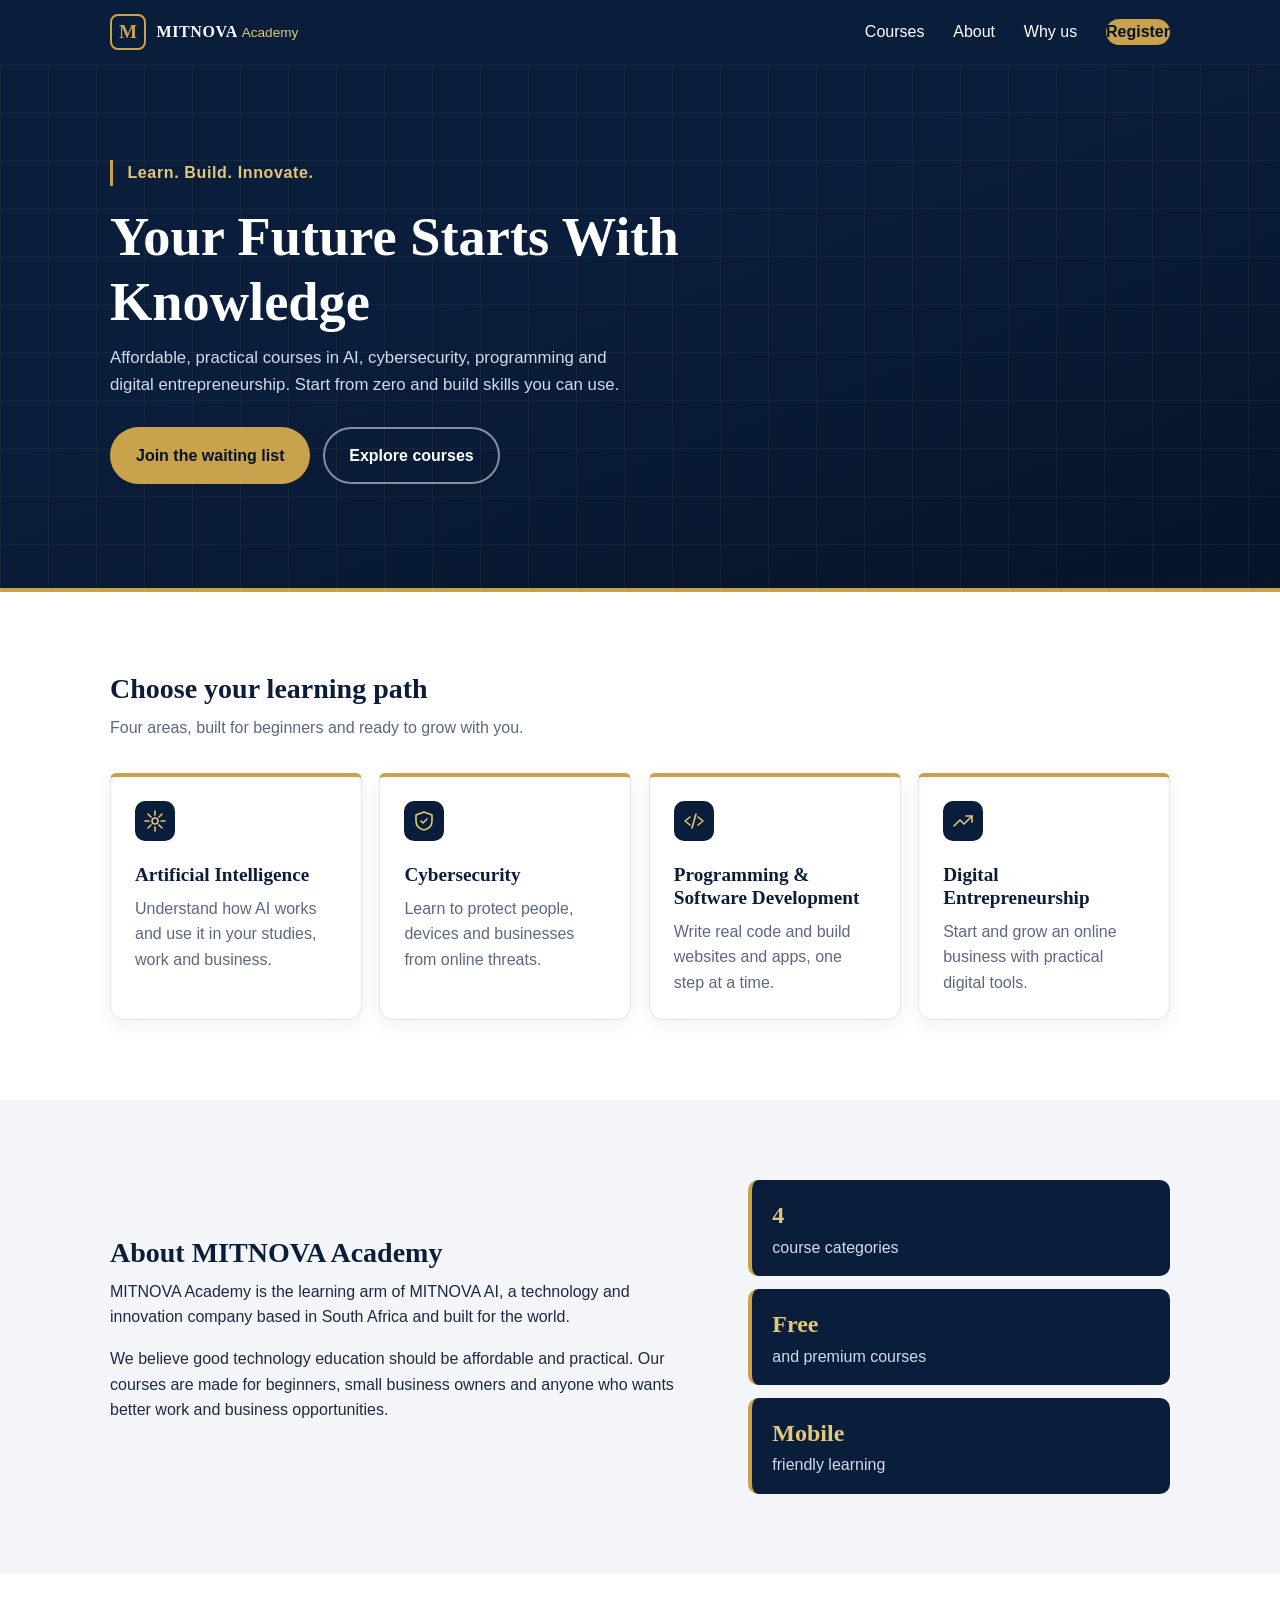
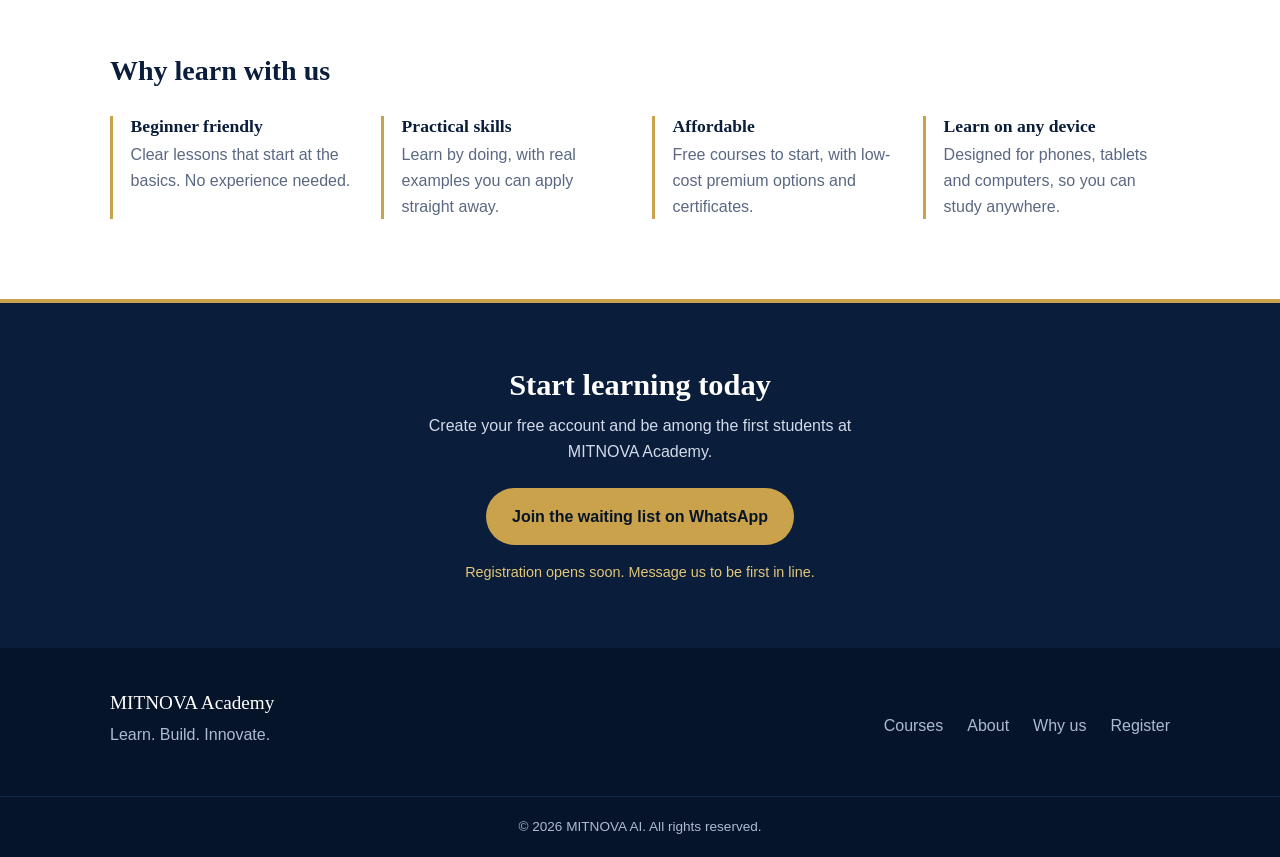
<file: index.html>
<!DOCTYPE html>
<html lang="en">
<head>
  <meta charset="UTF-8">
  <meta name="viewport" content="width=device-width, initial-scale=1">
  <title>MITNOVA Academy | Learn. Build. Innovate.</title>
  <meta name="description" content="Affordable, practical education in AI, cybersecurity, programming and digital entrepreneurship.">
  <meta name="theme-color" content="#0a1d3a">
  <link rel="stylesheet" href="style.css">
</head>
<body>

  <header class="site-header" id="top">
    <div class="container nav-bar">
      <a href="#top" class="brand" aria-label="MITNOVA Academy home">
        <span class="brand-mark">M</span>
        <span class="brand-name">MITNOVA <small>Academy</small></span>
      </a>

      <button class="menu-toggle" id="menuToggle" aria-expanded="false" aria-controls="mainNav" aria-label="Open menu">
        <span></span><span></span><span></span>
      </button>

      <nav class="main-nav" id="mainNav" aria-label="Main">
        <a href="courses.html">Courses</a>
        <a href="#about">About</a>
        <a href="#why">Why us</a>
        <a href="#join" class="btn btn-gold btn-small">Register</a>
      </nav>
    </div>
  </header>

  <main>
    <section class="hero">
      <div class="container hero-inner">
        <p class="hero-tag">Learn. Build. Innovate.</p>
        <h1>Your Future Starts With Knowledge</h1>
        <p class="hero-text">Affordable, practical courses in AI, cybersecurity, programming and digital entrepreneurship. Start from zero and build skills you can use.</p>
        <div class="hero-actions">
          <a href="#join" class="btn btn-gold">Join the waiting list</a>
          <a href="#courses" class="btn btn-outline">Explore courses</a>
        </div>
      </div>
    </section>

    <section class="section" id="courses">
      <div class="container">
        <h2>Choose your learning path</h2>
        <p class="section-intro">Four areas, built for beginners and ready to grow with you.</p>

        <div class="card-grid">
          <article class="card">
            <svg viewBox="0 0 24 24" aria-hidden="true"><circle cx="12" cy="12" r="3"/><path d="M12 2v4M12 18v4M2 12h4M18 12h4M5 5l3 3M16 16l3 3M19 5l-3 3M8 16l-3 3"/></svg>
            <h3>Artificial Intelligence</h3>
            <p>Understand how AI works and use it in your studies, work and business.</p>
          </article>
          <article class="card">
            <svg viewBox="0 0 24 24" aria-hidden="true"><path d="M12 3l8 3v6c0 5-3.5 8-8 9-4.5-1-8-4-8-9V6z"/><path d="M9 12l2 2 4-4"/></svg>
            <h3>Cybersecurity</h3>
            <p>Learn to protect people, devices and businesses from online threats.</p>
          </article>
          <article class="card">
            <svg viewBox="0 0 24 24" aria-hidden="true"><path d="M8 8l-5 4 5 4M16 8l5 4-5 4M14 5l-4 14"/></svg>
            <h3>Programming &amp; Software Development</h3>
            <p>Write real code and build websites and apps, one step at a time.</p>
          </article>
          <article class="card">
            <svg viewBox="0 0 24 24" aria-hidden="true"><path d="M3 17l6-6 4 4 8-8"/><path d="M15 7h6v6"/></svg>
            <h3>Digital Entrepreneurship</h3>
            <p>Start and grow an online business with practical digital tools.</p>
          </article>
        </div>
      </div>
    </section>

    <section class="section section-alt" id="about">
      <div class="container about">
        <div>
          <h2>About MITNOVA Academy</h2>
          <p>MITNOVA Academy is the learning arm of MITNOVA AI, a technology and innovation company based in South Africa and built for the world.</p>
          <p>We believe good technology education should be affordable and practical. Our courses are made for beginners, small business owners and anyone who wants better work and business opportunities.</p>
        </div>
        <ul class="facts">
          <li><strong>4</strong> course categories</li>
          <li><strong>Free</strong> and premium courses</li>
          <li><strong>Mobile</strong> friendly learning</li>
        </ul>
      </div>
    </section>

    <section class="section" id="why">
      <div class="container">
        <h2>Why learn with us</h2>
        <div class="why-grid">
          <div class="why-item"><h3>Beginner friendly</h3><p>Clear lessons that start at the basics. No experience needed.</p></div>
          <div class="why-item"><h3>Practical skills</h3><p>Learn by doing, with real examples you can apply straight away.</p></div>
          <div class="why-item"><h3>Affordable</h3><p>Free courses to start, with low-cost premium options and certificates.</p></div>
          <div class="why-item"><h3>Learn on any device</h3><p>Designed for phones, tablets and computers, so you can study anywhere.</p></div>
        </div>
      </div>
    </section>

    <section class="cta" id="join">
      <div class="container cta-inner">
        <h2>Start learning today</h2>
        <p>Create your free account and be among the first students at MITNOVA Academy.</p>
        <a href="https://wa.me/27767057005?text=Hi%2C%20I%27d%20like%20to%20join%20the%20MITNOVA%20Academy%20waiting%20list" class="btn btn-gold" target="_blank" rel="noopener">Join the waiting list on WhatsApp</a>
        <p class="cta-note">Registration opens soon. Message us to be first in line.</p>
      </div>
    </section>
  </main>

  <footer class="site-footer">
    <div class="container footer-inner">
      <div>
        <p class="footer-brand">MITNOVA Academy</p>
        <p>Learn. Build. Innovate.</p>
      </div>
      <nav class="footer-nav" aria-label="Footer">
        <a href="courses.html">Courses</a>
        <a href="#about">About</a>
        <a href="#why">Why us</a>
        <a href="#join">Register</a>
      </nav>
    </div>
    <p class="copyright">&copy; <span id="year">2026</span> MITNOVA AI. All rights reserved.</p>
  </footer>

  <script src="script.js"></script>
</body>
</file>
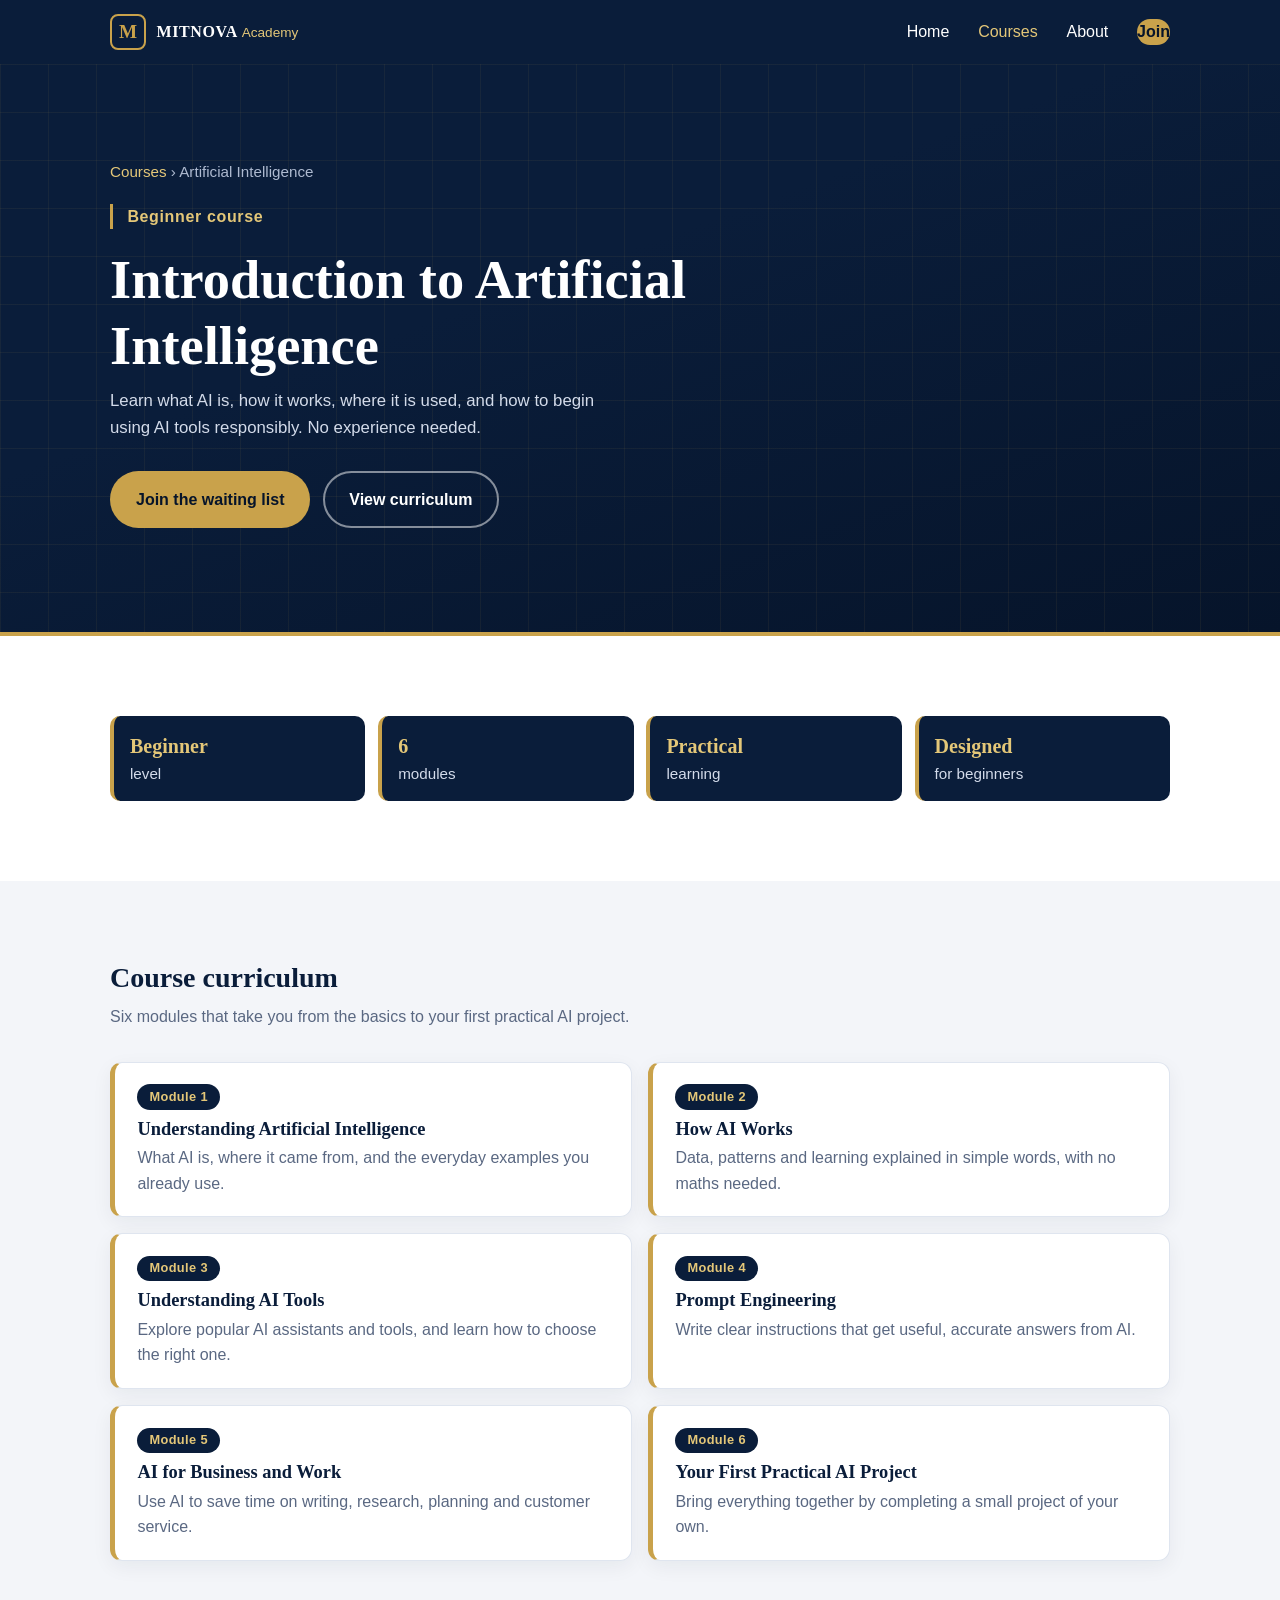
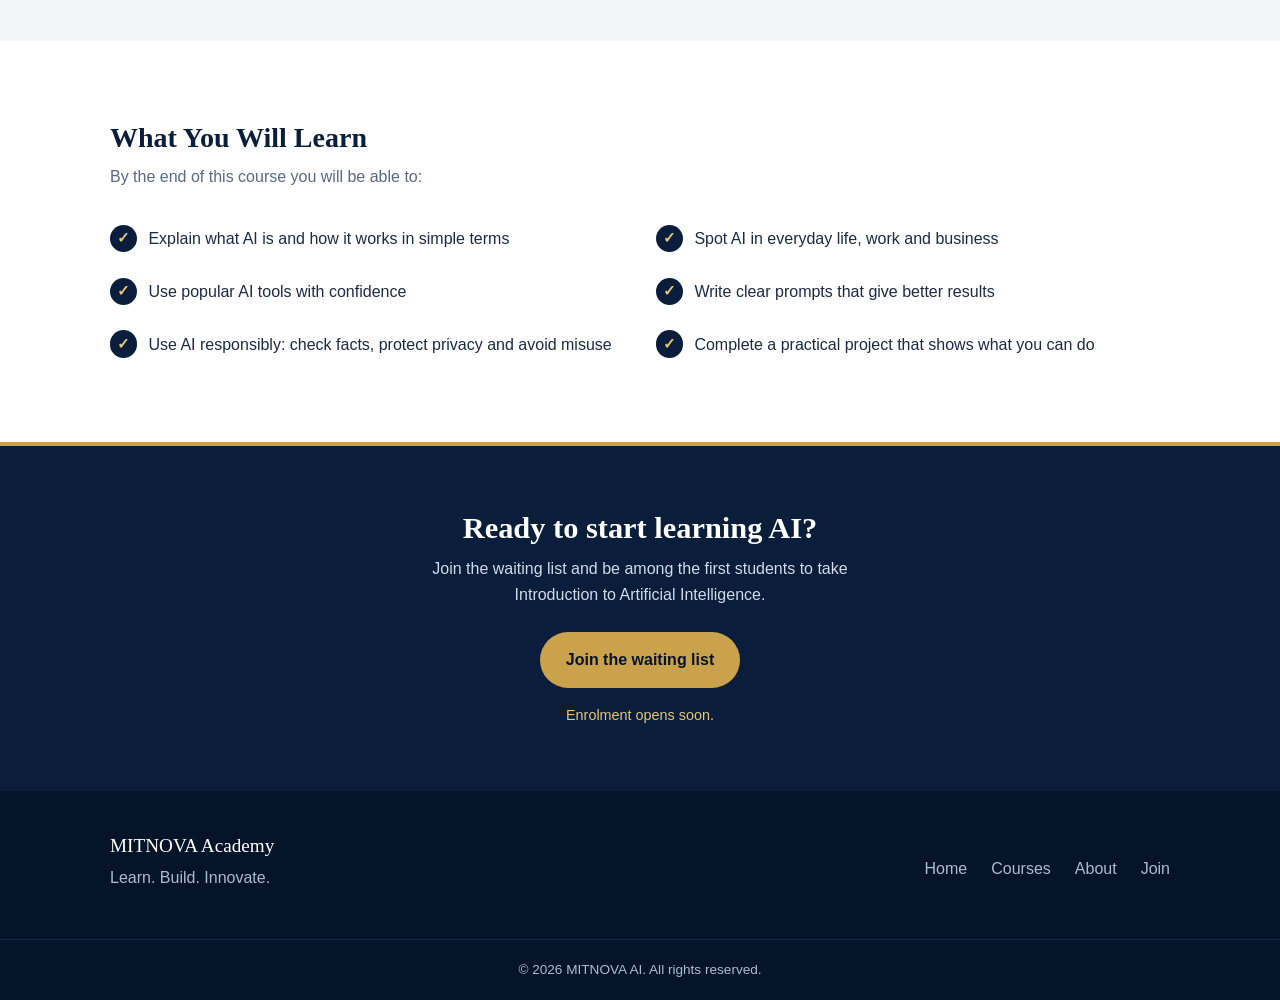
<file: ai-course.html>
<!DOCTYPE html>
<html lang="en">
<head>
  <meta charset="UTF-8">
  <meta name="viewport" content="width=device-width, initial-scale=1">
  <title>Introduction to Artificial Intelligence | MITNOVA Academy</title>
  <meta name="description" content="A beginner course in artificial intelligence: learn what AI is, how it works, where it is used and how to use AI tools responsibly.">
  <meta name="theme-color" content="#0a1d3a">
  <link rel="stylesheet" href="style.css">

  <!-- Extras used only on this course page -->
  <style>
    .breadcrumb { margin: 0 0 1.2rem; font-size: .95rem; color: #aebad0; }
    .breadcrumb a { color: var(--gold-light); }
    .breadcrumb a:hover { text-decoration: underline; }

    .course-facts { grid-template-columns: repeat(2, 1fr); }
    .course-facts li { padding: .9rem 1rem; font-size: .95rem; }
    .course-facts strong { font-size: 1.25rem; }

    .modules { list-style: none; margin: 2rem 0 0; padding: 0; display: grid; gap: 1rem; }
    .module { background: var(--white); border: 1px solid #dfe5ef; border-left: 5px solid var(--gold); border-radius: 12px; padding: 1.25rem 1.4rem; box-shadow: 0 6px 20px rgba(10,29,58,.06); }
    .module-label { display: inline-block; margin-bottom: .5rem; padding: .15rem .75rem; border-radius: 999px; background: var(--navy); color: var(--gold-light); font-size: .8rem; font-weight: 600; letter-spacing: .03em; }
    .module h3 { font-size: 1.15rem; margin-bottom: .35rem; }
    .module p { margin: 0; color: var(--muted); }

    .learn-list { list-style: none; margin: 2rem 0 0; padding: 0; display: grid; gap: .9rem; }
    .learn-list li { position: relative; padding: .3rem 0 .3rem 2.4rem; }
    .learn-list li::before { content: "\2713"; position: absolute; left: 0; top: .2rem; display: grid; place-items: center; width: 1.7rem; height: 1.7rem; border-radius: 50%; background: var(--navy); color: var(--gold-light); font-size: .95rem; font-weight: 700; }

    .main-nav a[aria-current="page"]:not(.btn) { color: var(--gold-light); }

    @media (min-width: 700px) {
      .learn-list { grid-template-columns: repeat(2, 1fr); gap: 1.1rem 2rem; }
      .modules { grid-template-columns: repeat(2, 1fr); }
    }
    @media (min-width: 900px) {
      .course-facts { grid-template-columns: repeat(4, 1fr); }
    }
  </style>
</head>
<body>

  <!-- Navigation -->
  <header class="site-header" id="top">
    <div class="container nav-bar">
      <a href="index.html" class="brand" aria-label="MITNOVA Academy home">
        <span class="brand-mark">M</span>
        <span class="brand-name">MITNOVA <small>Academy</small></span>
      </a>

      <button class="menu-toggle" id="menuToggle" aria-expanded="false" aria-controls="mainNav" aria-label="Open menu">
        <span></span><span></span><span></span>
      </button>

      <nav class="main-nav" id="mainNav" aria-label="Main">
        <a href="index.html">Home</a>
        <a href="courses.html" aria-current="page">Courses</a>
        <a href="index.html#about">About</a>
        <a href="index.html#join" class="btn btn-gold btn-small">Join</a>
      </nav>
    </div>
  </header>

  <main>
    <!-- Course introduction -->
    <section class="hero">
      <div class="container hero-inner">
        <p class="breadcrumb"><a href="courses.html">Courses</a> &rsaquo; Artificial Intelligence</p>
        <p class="hero-tag">Beginner course</p>
        <h1>Introduction to Artificial Intelligence</h1>
        <p class="hero-text">Learn what AI is, how it works, where it is used, and how to begin using AI tools responsibly. No experience needed.</p>
        <div class="hero-actions">
          <a href="index.html#join" class="btn btn-gold">Join the waiting list</a>
          <a href="#curriculum" class="btn btn-outline">View curriculum</a>
        </div>
      </div>
    </section>

    <!-- Course information -->
    <section class="section">
      <div class="container">
        <ul class="facts course-facts">
          <li><strong>Beginner</strong> level</li>
          <li><strong>6</strong> modules</li>
          <li><strong>Practical</strong> learning</li>
          <li><strong>Designed</strong> for beginners</li>
        </ul>
      </div>
    </section>

    <!-- Curriculum -->
    <section class="section section-alt" id="curriculum">
      <div class="container">
        <h2>Course curriculum</h2>
        <p class="section-intro">Six modules that take you from the basics to your first practical AI project.</p>

        <ol class="modules">
          <li class="module">
            <span class="module-label">Module 1</span>
            <h3>Understanding Artificial Intelligence</h3>
            <p>What AI is, where it came from, and the everyday examples you already use.</p>
          </li>
          <li class="module">
            <span class="module-label">Module 2</span>
            <h3>How AI Works</h3>
            <p>Data, patterns and learning explained in simple words, with no maths needed.</p>
          </li>
          <li class="module">
            <span class="module-label">Module 3</span>
            <h3>Understanding AI Tools</h3>
            <p>Explore popular AI assistants and tools, and learn how to choose the right one.</p>
          </li>
          <li class="module">
            <span class="module-label">Module 4</span>
            <h3>Prompt Engineering</h3>
            <p>Write clear instructions that get useful, accurate answers from AI.</p>
          </li>
          <li class="module">
            <span class="module-label">Module 5</span>
            <h3>AI for Business and Work</h3>
            <p>Use AI to save time on writing, research, planning and customer service.</p>
          </li>
          <li class="module">
            <span class="module-label">Module 6</span>
            <h3>Your First Practical AI Project</h3>
            <p>Bring everything together by completing a small project of your own.</p>
          </li>
        </ol>
      </div>
    </section>

    <!-- What you will learn -->
    <section class="section" id="learn">
      <div class="container">
        <h2>What You Will Learn</h2>
        <p class="section-intro">By the end of this course you will be able to:</p>

        <ul class="learn-list">
          <li>Explain what AI is and how it works in simple terms</li>
          <li>Spot AI in everyday life, work and business</li>
          <li>Use popular AI tools with confidence</li>
          <li>Write clear prompts that give better results</li>
          <li>Use AI responsibly: check facts, protect privacy and avoid misuse</li>
          <li>Complete a practical project that shows what you can do</li>
        </ul>
      </div>
    </section>

    <!-- Enrolment / waiting list -->
    <section class="cta">
      <div class="container cta-inner">
        <h2>Ready to start learning AI?</h2>
        <p>Join the waiting list and be among the first students to take Introduction to Artificial Intelligence.</p>
        <a href="index.html#join" class="btn btn-gold">Join the waiting list</a>
        <p class="cta-note">Enrolment opens soon.</p>
      </div>
    </section>
  </main>

  <!-- Footer -->
  <footer class="site-footer">
    <div class="container footer-inner">
      <div>
        <p class="footer-brand">MITNOVA Academy</p>
        <p>Learn. Build. Innovate.</p>
      </div>
      <nav class="footer-nav" aria-label="Footer">
        <a href="index.html">Home</a>
        <a href="courses.html">Courses</a>
        <a href="index.html#about">About</a>
        <a href="index.html#join">Join</a>
      </nav>
    </div>
    <p class="copyright">&copy; <span id="year">2026</span> MITNOVA AI. All rights reserved.</p>
  </footer>

  <script src="script.js"></script>
</body>
</html>
</file>
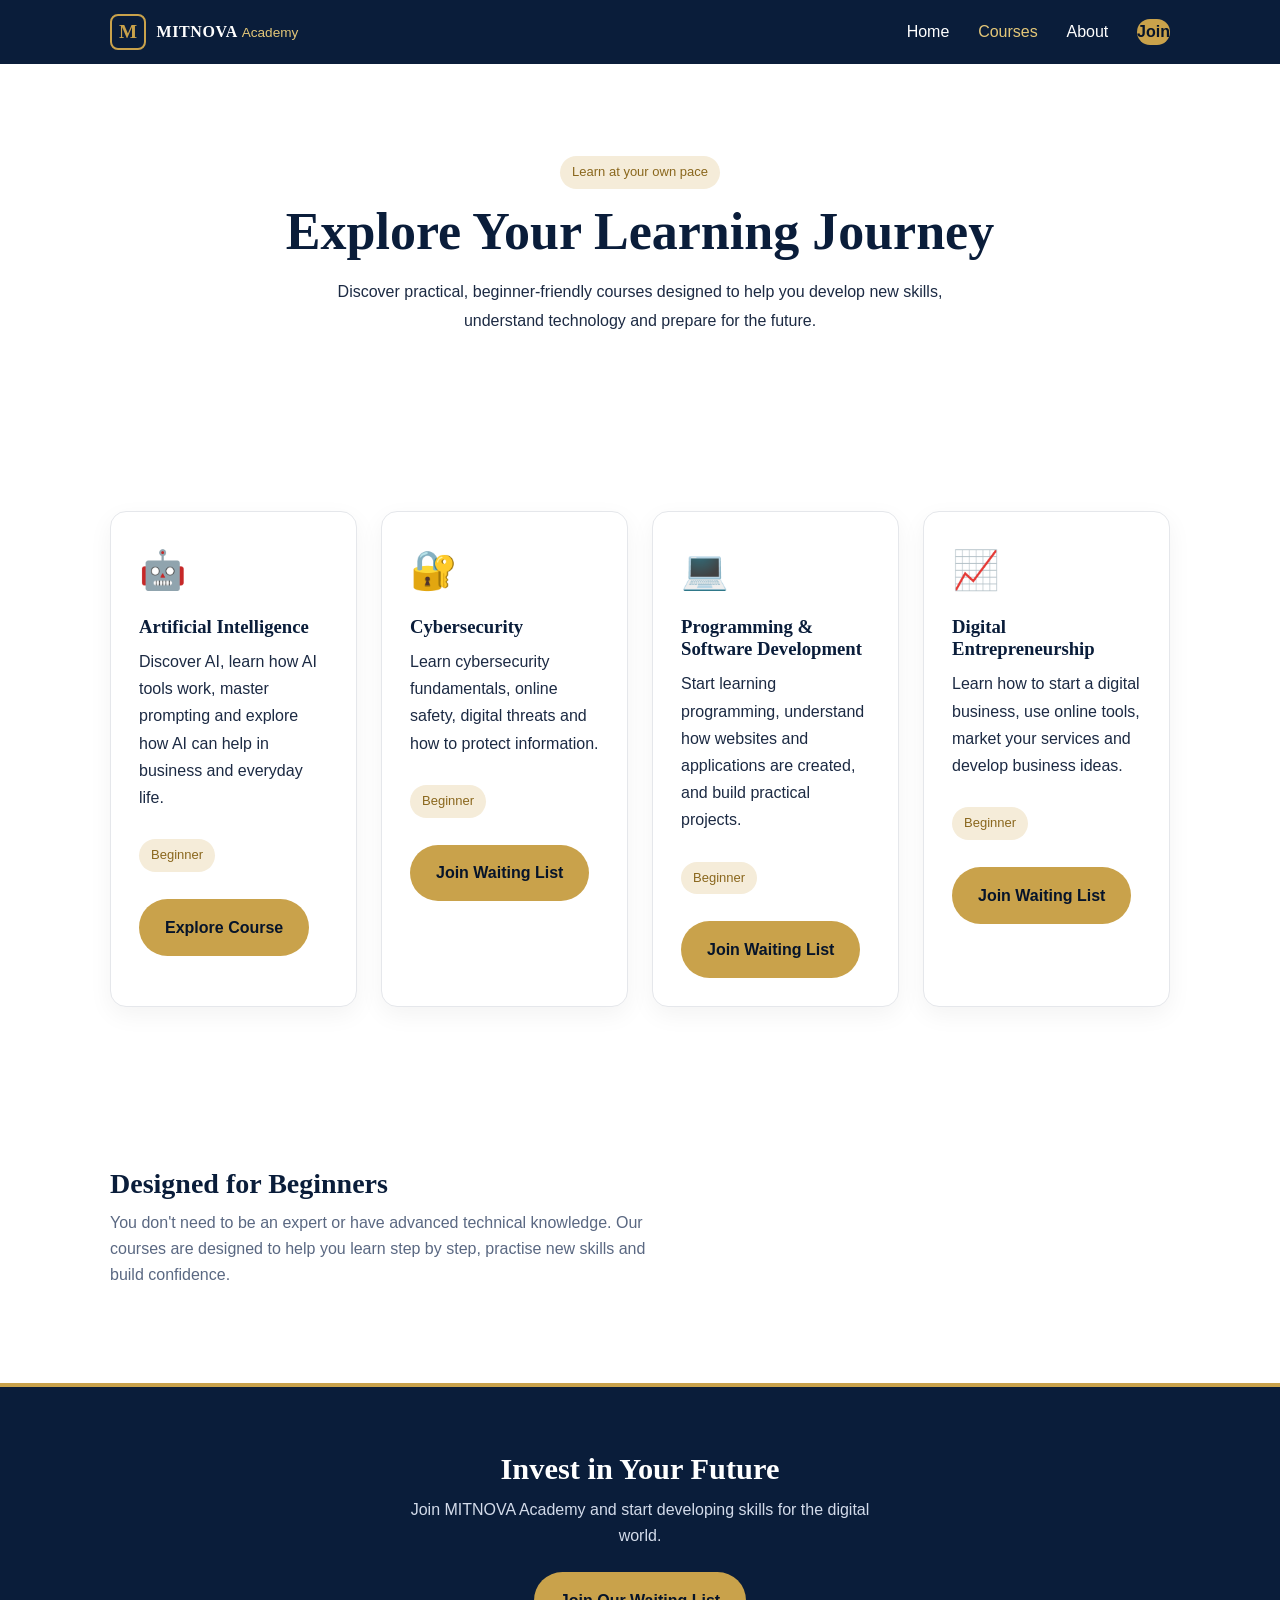
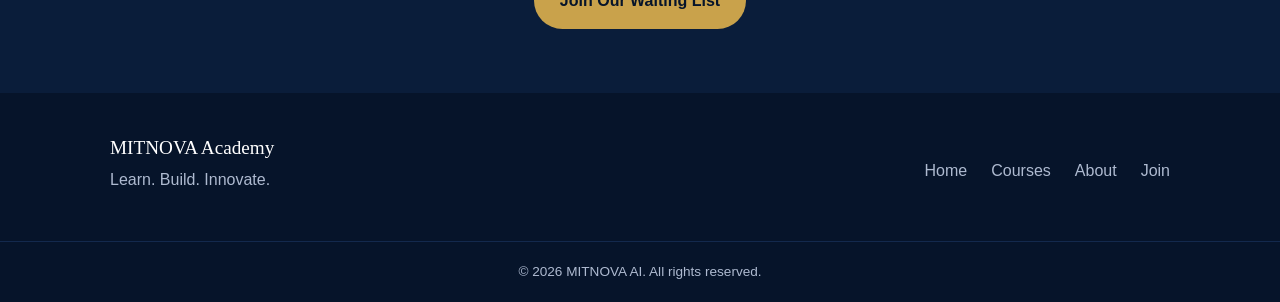
<file: courses.html>
<!DOCTYPE html>
<html lang="en">
<head>
  <meta charset="UTF-8">
  <meta name="viewport" content="width=device-width, initial-scale=1.0">
  <title>Courses | MITNOVA Academy</title>
  <meta name="description" content="Explore beginner-friendly AI, cybersecurity, programming and digital business courses at MITNOVA Academy.">
  <meta name="theme-color" content="#0a1d3a">
  <link rel="stylesheet" href="style.css">

  <style>
    .course-grid {
      display: grid;
      grid-template-columns: repeat(auto-fit, minmax(240px, 1fr));
      gap: 24px;
    }

    .course-card {
      background: #fff;
      border-radius: 16px;
      padding: 28px;
      border: 1px solid #e5e7eb;
      box-shadow: 0 8px 25px rgba(0,0,0,0.05);
    }

    .course-card h3 {
      margin: 15px 0 10px;
    }

    .course-icon {
      font-size: 38px;
    }

    .course-card p {
      line-height: 1.7;
    }

    .level {
      display: inline-block;
      background: #f5ecd9;
      color: #8a671d;
      padding: 6px 12px;
      border-radius: 30px;
      font-size: 13px;
      margin: 12px 0;
    }

    .course-card .btn {
      margin-top: 15px;
      display: inline-block;
    }

    .catalogue-hero {
      padding: 80px 20px;
      text-align: center;
    }

    .catalogue-hero h1 {
      font-size: clamp(32px, 5vw, 52px);
    }

    .catalogue-hero p {
      max-width: 650px;
      margin: 15px auto;
      line-height: 1.8;
    }

    .main-nav a[aria-current="page"]:not(.btn) { color: var(--gold-light); }
  </style>
</head>

<body>

<header class="site-header" id="top">
  <div class="container nav-bar">
    <a href="index.html" class="brand" aria-label="MITNOVA Academy home">
      <span class="brand-mark">M</span>
      <span class="brand-name">MITNOVA <small>Academy</small></span>
    </a>

    <button class="menu-toggle" id="menuToggle" aria-expanded="false" aria-controls="mainNav" aria-label="Open menu">
      <span></span><span></span><span></span>
    </button>

    <nav class="main-nav" id="mainNav" aria-label="Main">
      <a href="index.html">Home</a>
      <a href="courses.html" aria-current="page">Courses</a>
      <a href="index.html#about">About</a>
      <a href="index.html#join" class="btn btn-gold btn-small">Join</a>
    </nav>
  </div>
</header>

<main>

  <section class="catalogue-hero">
    <div class="container">
      <span class="level">Learn at your own pace</span>
      <h1>Explore Your Learning Journey</h1>
      <p>
        Discover practical, beginner-friendly courses designed to help you
        develop new skills, understand technology and prepare for the future.
      </p>
    </div>
  </section>

  <section class="section">
    <div class="container">

      <div class="course-grid">

        <!-- Artificial Intelligence -->
        <article class="course-card">
          <div class="course-icon">🤖</div>
          <h3>Artificial Intelligence</h3>
          <p>
            Discover AI, learn how AI tools work, master prompting
            and explore how AI can help in business and everyday life.
          </p>
          <span class="level">Beginner</span>
          <br>
          <a href="ai-course.html" class="btn btn-gold">
            Explore Course
          </a>
        </article>

        <!-- Cybersecurity -->
        <article class="course-card">
          <div class="course-icon">🔐</div>
          <h3>Cybersecurity</h3>
          <p>
            Learn cybersecurity fundamentals, online safety,
            digital threats and how to protect information.
          </p>
          <span class="level">Beginner</span>
          <br>
          <a href="index.html#join" class="btn btn-gold">
            Join Waiting List
          </a>
        </article>

        <!-- Programming -->
        <article class="course-card">
          <div class="course-icon">💻</div>
          <h3>Programming &amp; Software Development</h3>
          <p>
            Start learning programming, understand how websites
            and applications are created, and build practical projects.
          </p>
          <span class="level">Beginner</span>
          <br>
          <a href="index.html#join" class="btn btn-gold">
            Join Waiting List
          </a>
        </article>

        <!-- Digital Entrepreneurship -->
        <article class="course-card">
          <div class="course-icon">📈</div>
          <h3>Digital Entrepreneurship</h3>
          <p>
            Learn how to start a digital business, use online tools,
            market your services and develop business ideas.
          </p>
          <span class="level">Beginner</span>
          <br>
          <a href="index.html#join" class="btn btn-gold">
            Join Waiting List
          </a>
        </article>

      </div>
    </div>
  </section>

  <section class="section">
    <div class="container">
      <h2>Designed for Beginners</h2>
      <p class="section-intro">
        You don't need to be an expert or have advanced technical knowledge.
        Our courses are designed to help you learn step by step,
        practise new skills and build confidence.
      </p>
    </div>
  </section>

  <section class="cta">
    <div class="container cta-inner">
      <h2>Invest in Your Future</h2>
      <p>
        Join MITNOVA Academy and start developing skills
        for the digital world.
      </p>
      <a href="index.html#join" class="btn btn-gold">
        Join Our Waiting List
      </a>
    </div>
  </section>

</main>

<footer class="site-footer">
  <div class="container footer-inner">
    <div>
      <p class="footer-brand">MITNOVA Academy</p>
      <p>Learn. Build. Innovate.</p>
    </div>

    <nav class="footer-nav" aria-label="Footer">
      <a href="index.html">Home</a>
      <a href="courses.html">Courses</a>
      <a href="index.html#about">About</a>
      <a href="index.html#join">Join</a>
    </nav>
  </div>

  <p class="copyright">
    &copy; <span id="year">2026</span> MITNOVA AI. All rights reserved.
  </p>
</footer>

<script src="script.js"></script>

</body>
</html>
</file>
<file: style.css>
/* MITNOVA Academy - style.css
   Mobile-first: base styles are for phones, media queries add larger screens. */

:root {
  --navy: #0a1d3a;
  --navy-deep: #06142a;
  --navy-soft: #13294d;
  --gold: #c9a24b;
  --gold-light: #e4c778;
  --white: #ffffff;
  --mist: #f3f5f9;
  --text: #1c2a43;
  --muted: #5a6882;
  --serif: Georgia, "Times New Roman", serif;
  --sans: -apple-system, "Segoe UI", Roboto, Arial, sans-serif;
}

*, *::before, *::after { box-sizing: border-box; }
html { scroll-behavior: smooth; scroll-padding-top: 72px; }
body { margin: 0; font-family: var(--sans); color: var(--text); background: var(--white); line-height: 1.6; }
h1, h2, h3 { font-family: var(--serif); line-height: 1.2; margin: 0 0 .6rem; color: var(--navy); }
p { margin: 0 0 1rem; }
a { color: inherit; text-decoration: none; }
svg { fill: none; stroke: currentColor; stroke-width: 1.6; stroke-linecap: round; stroke-linejoin: round; }
:focus-visible { outline: 3px solid var(--gold-light); outline-offset: 3px; }

.container { width: 100%; max-width: 1100px; margin: 0 auto; padding: 0 1.25rem; }
.section { padding: 3.5rem 0; }
.section-alt { background: var(--mist); }
.section h2 { font-size: 1.75rem; }
.section-intro { color: var(--muted); max-width: 34rem; }

/* Buttons */
.btn { display: inline-block; padding: .85rem 1.5rem; border-radius: 999px; font-weight: 600; border: 2px solid transparent; transition: background .2s, color .2s, transform .2s; }
.btn:active { transform: scale(.97); }
.btn-gold { background: var(--gold); color: var(--navy-deep); }
.btn-gold:hover { background: var(--gold-light); }
.btn-outline { border-color: rgba(255,255,255,.5); color: var(--white); }
.btn-outline:hover { border-color: var(--gold-light); color: var(--gold-light); }
.btn-small { padding: .55rem 1.1rem; }

/* Header and navigation */
.site-header { position: sticky; top: 0; z-index: 50; background: var(--navy); transition: box-shadow .25s; }
.site-header.scrolled { box-shadow: 0 4px 18px rgba(0,0,0,.3); }
.nav-bar { display: flex; align-items: center; justify-content: space-between; min-height: 64px; }
.brand { display: flex; align-items: center; gap: .65rem; color: var(--white); }
.brand-mark { display: grid; place-items: center; width: 36px; height: 36px; border: 2px solid var(--gold); border-radius: 8px; color: var(--gold); font-family: var(--serif); font-weight: 700; font-size: 1.2rem; }
.brand-name { font-family: var(--serif); font-weight: 700; letter-spacing: .04em; }
.brand-name small { font-family: var(--sans); font-weight: 400; color: var(--gold-light); letter-spacing: 0; font-size: .85em; }

.menu-toggle { display: flex; flex-direction: column; justify-content: center; gap: 5px; width: 44px; height: 44px; padding: 10px; background: none; border: 0; cursor: pointer; }
.menu-toggle span { display: block; height: 2px; background: var(--white); border-radius: 2px; transition: transform .25s, opacity .2s; }
.menu-toggle[aria-expanded="true"] span:nth-child(1) { transform: translateY(7px) rotate(45deg); }
.menu-toggle[aria-expanded="true"] span:nth-child(2) { opacity: 0; }
.menu-toggle[aria-expanded="true"] span:nth-child(3) { transform: translateY(-7px) rotate(-45deg); }

.main-nav { display: none; position: absolute; top: 100%; left: 0; right: 0; flex-direction: column; gap: .25rem; padding: 1rem 1.25rem 1.5rem; background: var(--navy-deep); border-top: 1px solid var(--navy-soft); }
.main-nav.open { display: flex; }
.main-nav a { color: var(--white); padding: .75rem 0; border-bottom: 1px solid var(--navy-soft); }
.main-nav a.btn { margin-top: .75rem; text-align: center; border-bottom: 0; color: var(--navy-deep); }

/* Hero */
.hero { color: var(--white); padding: 4rem 0 4.5rem; background:
  linear-gradient(rgba(201,162,75,.07) 1px, transparent 1px) 0 0 / 100% 48px,
  linear-gradient(90deg, rgba(201,162,75,.07) 1px, transparent 1px) 0 0 / 48px 100%,
  linear-gradient(160deg, var(--navy) 40%, var(--navy-deep)); border-bottom: 4px solid var(--gold); }
.hero-tag { display: inline-block; margin-bottom: 1.2rem; padding-left: .9rem; border-left: 3px solid var(--gold); color: var(--gold-light); font-weight: 600; letter-spacing: .04em; }
.hero h1 { color: var(--white); font-size: 2.4rem; max-width: 12em; }
.hero-text { max-width: 32rem; color: #d3dbea; font-size: 1.05rem; }
.hero-actions { display: flex; flex-direction: column; gap: .8rem; margin-top: 1.8rem; }
.hero-actions .btn { text-align: center; }

/* Course cards */
.card-grid { display: grid; gap: 1.1rem; margin-top: 2rem; }
.card { padding: 1.5rem; background: var(--white); border: 1px solid #dfe5ef; border-top: 4px solid var(--gold); border-radius: 6px 6px 14px 14px; box-shadow: 0 6px 20px rgba(10,29,58,.06); }
.card svg { width: 40px; height: 40px; margin-bottom: .9rem; padding: 8px; border-radius: 10px; background: var(--navy); color: var(--gold-light); }
.card h3 { font-size: 1.2rem; }
.card p { margin: 0; color: var(--muted); }

/* About */
.about { display: grid; gap: 2rem; }
.facts { list-style: none; margin: 0; padding: 0; display: grid; gap: .8rem; align-content: start; }
.facts li { padding: 1rem 1.25rem; background: var(--navy); color: #d3dbea; border-radius: 10px; border-left: 4px solid var(--gold); }
.facts strong { display: block; font-family: var(--serif); font-size: 1.5rem; color: var(--gold-light); }

/* Why us */
.why-grid { display: grid; gap: 1.5rem; margin-top: 1.8rem; }
.why-item { padding-left: 1.1rem; border-left: 3px solid var(--gold); }
.why-item h3 { font-size: 1.1rem; margin-bottom: .3rem; }
.why-item p { margin: 0; color: var(--muted); }

/* Call to action */
.cta { padding: 4rem 0; text-align: center; color: var(--white); background: var(--navy); border-top: 4px solid var(--gold); }
.cta h2 { color: var(--white); font-size: 1.9rem; }
.cta p { max-width: 30rem; margin: 0 auto 1.5rem; color: #d3dbea; }
.cta .cta-note { margin: 1rem auto 0; font-size: .9rem; color: var(--gold-light); }

/* Footer */
.site-footer { background: var(--navy-deep); color: #aebad0; padding-top: 2.5rem; }
.footer-inner { display: grid; gap: 1.5rem; }
.footer-brand { font-family: var(--serif); font-size: 1.2rem; color: var(--white); margin-bottom: .2rem; }
.footer-nav { display: flex; flex-wrap: wrap; gap: .5rem 1.5rem; }
.footer-nav a:hover { color: var(--gold-light); }
.copyright { margin: 2rem 0 0; padding: 1.2rem; text-align: center; font-size: .85rem; border-top: 1px solid var(--navy-soft); }

/* Tablets and up */
@media (min-width: 700px) {
  .section { padding: 5rem 0; }
  .hero { padding: 6rem 0 6.5rem; }
  .hero h1 { font-size: 3.4rem; }
  .hero-actions { flex-direction: row; }
  .card-grid, .why-grid { grid-template-columns: repeat(2, 1fr); }
  .about { grid-template-columns: 1.4fr 1fr; align-items: center; gap: 3rem; }
  .footer-inner { grid-template-columns: 1fr auto; align-items: center; }
}

/* Desktop navigation and wide grids */
@media (min-width: 900px) {
  .menu-toggle { display: none; }
  .main-nav { display: flex; position: static; flex-direction: row; align-items: center; gap: 1.8rem; padding: 0; background: none; border: 0; }
  .main-nav a { padding: 0; border: 0; }
  .main-nav a:not(.btn):hover { color: var(--gold-light); }
  .main-nav a.btn { margin: 0; }
  .card-grid, .why-grid { grid-template-columns: repeat(4, 1fr); }
}

@media (prefers-reduced-motion: reduce) {
  html { scroll-behavior: auto; }
  * { transition: none !important; }
}
.menu-toggle { margin-left: auto; flex-shrink: 0; }
.menu-toggle span { width: 24px; }
</file>
